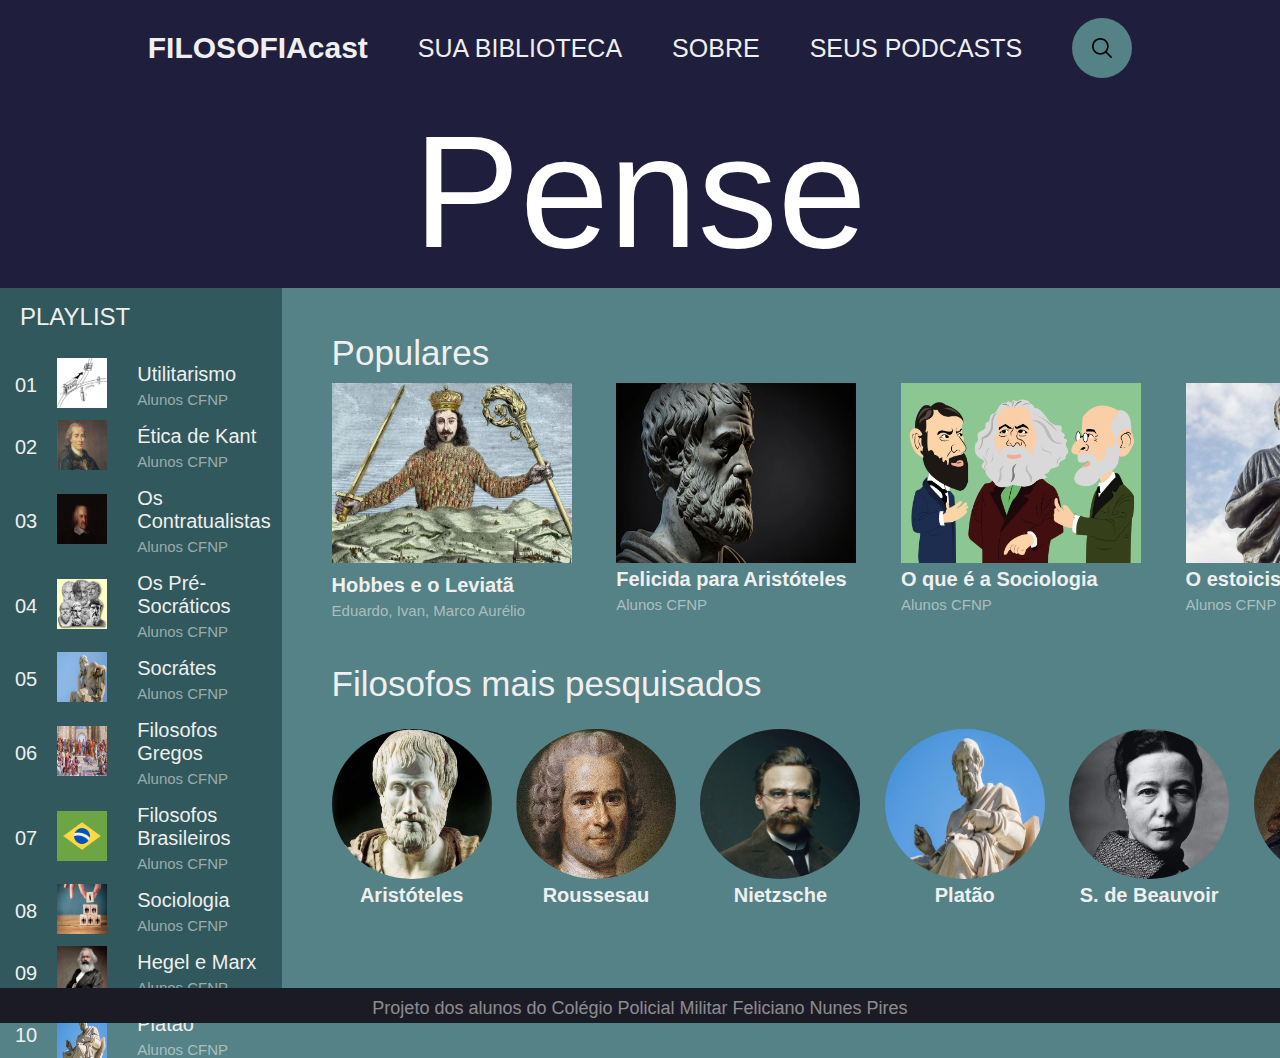
<file: index.html>
<!DOCTYPE html>
<html lang="pt">
<meta charset="UTF-8">
    <head>  
        <title>filosofia</title>
        <link rel="stylesheet" href="filosofia.css"> 
        <link rel="stylesheet" href="a.css"> 
        <link rel="preconnect" href="https://fonts.googleapis.com">
        <link rel="preconnect" href="https://fonts.gstatic.com">
        <link rel="stylesheet" href="https://use.fontawesome.com/releases/v5.15.4/css/all.css" integrity="sha384-DyZ88mC6Up2uqS4h/KRgHuoeGwBcD4Ng9SiP4dIRy0EXTlnuz47vAwmeGwVChigm" crossorigin="anonymous"/>  
    </head>
    <body class="resto">
        <header class="menuprincipal">
            <ul class="opcoes">
                <il><h2 id="titulo">FILOSOFIAcast</h2></il>
                <il><a href="#">SUA BIBLIOTECA</a></il>
                <il><a href="#">SOBRE</a></il>
                <il><a href="#">SEUS PODCASTS</a></il>
                <il><div class="caixadepesquisa">
                        <input type="text" class="botao" placeholder="Buscar..."/>
                        <a href="#" class="pesquisa">
                        <img src="busca.png" id="imagem" alt="Lupa"/>
                        </a>
                  </div></il>
            </ul>
        </header>
            <section class="galery">
                <div class="fotos">
                    <ul class="frames">
                        <il><d class="frase1">Pense</d></il>
                        <il><d class="frase2">Tente</d></il>
                        <il><d class="frase3">Reflita</d></il>
                        <il><d class="frase4">Descubra</d></il>
                    </ul>
                </div>
            </section>
            <main class="paginainicial">
                <div class="Playlists">
                    <h2>PLAYLIST</h2>
                    <div class="a">
                        <p class="numero">01</p>
                        <img class="kant" src="0_eOVbdEcCk3MzTOYn.jpg">
                        <div>
                            <p>Utilitarismo</p>
                            <p class="autor">Alunos CFNP</p>
                        </div>
                    </div>
                    <div class="a">
                        <p class="numero">02</p>
                        <img class="kant" src="Kant-e-a-religião-nos-limites-da-simples-razão-1024x863.jpg">
                        <div>
                            <p>Ética de Kant</p>
                            <p class="autor">Alunos CFNP</p>
                        </div>
                    </div>
                    <div class="a">
                        <p class="numero">03</p>
                        <img class="kant" src="thomashobbes-cke.jpg">
                        <div>
                            <p>Os Contratualistas</p>
                            <p class="autor">Alunos CFNP</p>
                        </div>
                    </div>
                    <div class="a">
                        <p class="numero">04</p>
                        <img class="kant" src="filosofos-pre-socraticos-3.jpg">
                        <div>
                            <p>Os Pré-Socráticos</p>
                            <p class="autor">Alunos CFNP</p>
                        </div>
                    </div>
                    <div class="a">
                        <p class="numero">05</p>
                        <img class="kant" src="8321f8ac7bb662b2707e25b7f0a212bc.JPG">
                        <div>
                            <p>Socrátes</p>
                            <p class="autor">Alunos CFNP</p>
                        </div>
                    </div>
                    <div class="a">
                        <p class="numero">06</p>
                        <img class="kant" src="escola_de_atenas_detalhe.jpg">
                        <div>
                            <p>Filosofos Gregos</p>
                            <p class="autor">Alunos CFNP</p>
                        </div>
                    </div>
                    <div class="a">
                        <p class="numero">07</p>
                        <img class="kant" src="brasil_318-452145.jpg">
                        <div>
                            <p>Filosofos Brasileiros</p>
                            <p class="autor">Alunos CFNP</p>
                        </div>
                    </div>
                    <div class="a">
                        <p class="numero">08</p>
                        <img class="kant" src="sociologia.jpg">
                        <div>
                            <p>Sociologia</p>
                            <p class="autor">Alunos CFNP</p>
                        </div>
                    </div>
                    <div class="a">
                        <p class="numero">09</p>
                        <img class="kant" src="materialismo_historico_definicion_y_resumen_3308_600.jpg">
                        <div>
                            <p>Hegel e Marx</p>
                            <p class="autor">Alunos CFNP</p>
                        </div>
                    </div>
                    <div class="a">
                        <p class="numero">10</p>
                        <img class="kant" src="platao.jpg">
                        <div>
                            <p>Platão</p>
                            <p class="autor">Alunos CFNP</p>
                        </div>
                    </div>
                </div>
                <div class="Episódios">
                    <div class="popular">
                        <h3>Populares</h3>
                        <be><div class="y">
                            <div class="primeiro">
                                <a href="a.html"><img src="leviata.jpg" class="b"></a>
                                <p class="titulo">Hobbes e o Leviatã</p>
                                <p class="autor">Eduardo, Ivan, Marco Aurélio</p>
                            </div>
                            <div class="primeiro">
                                <img src="felicidade-para-aristoteles-2.jpg" class="b">
                                <p class="titulo">Felicida para Aristóteles</p>
                                <p class="autor">Alunos CFNP</p>
                            </div>
                            <div class="primeiro">
                                <img src="classicos-da-sociologia-01-1.jog.png" class="b">
                                <p class="titulo">O que é a Sociologia</p>
                                <p class="autor">Alunos CFNP</p>
                            </div>
                            <div class="primeiro">
                                <img src="seneca.png" class="b">
                                <p class="titulo">O estoicismo</p>
                                <p class="autor">Alunos CFNP</p>
                            </div>
                        </div></be>
                    </div>
                    <div class="legal">
                        <h3>Filosofos mais pesquisados</h3>
                            <div class="y">
                                <div class="primeiro">
                                    <x>
                                    <img src="aristoteles-cke.jpg" class="d">
                                    <p class="titulo">Aristóteles</p>
                                    </x>
                                </div>
                                <div class="primeiro">
                                    <x>
                                    <img src="rousseau2-cke.jpg" class="d">
                                    <p class="titulo">Roussesau</p>
                                    </x>
                                </div>
                                <div class="primeiro">
                                    <x>
                                    <img src="1624403424623.jpg" class="d">
                                    <p class="titulo">Nietzsche</p>
                                    </x>
                                </div>
                                <div class="primeiro">
                                    <x>
                                    <img src="platao.jpg" class="d">
                                    <p class="titulo">Platão</p>
                                    </x>
                                </div>
                                <div class="primeiro">
                                    <x>
                                    <img src="simone-de-beauvoir-biografia-1200x1105.jpg" class="d">
                                    <p class="titulo">S. de Beauvoir</p>
                                    </x>
                                </div>
                                <div class="primeiro">
                                    <x>
                                    <img src="Descartes.jpg" class="d">
                                    <p class="titulo">Decartes</p>
                                    </x>
                                </div>
                            </div>
                    </div>
            </main>
            <main class="fim">
                <p>Projeto dos alunos do Colégio Policial Militar Feliciano Nunes Pires</p>
            </main>
</html>
</file>
<file: filosofia.css>
* {
	margin: 0;
	padding: 0;
	border: 0;
    font-family: 'Raleway', sans-serif;
    justify-content: center;
}

.menuprincipal {
    width: 100%;
    background-color: rgb(32, 30, 61);
    height: 6em;
    display: flex;
}

#titulo {
    color: #efefef;
    font-size: 30px;
}

body{
    background-color: #558286;
    display: flex;
    justify-content: center;
    flex-direction: column;
    align-items: center;
    
}

main{
    display: flex;
    align-items: flex-start;
    justify-content: start;
    flex-direction: row;
    background-color: #31585c;
    width: 72em;
    padding: 5px;
    margin-top: 4em;
}

main.paginainicial{
    border: none;
    background-color: transparent;
    display: flex;
    justify-content: flex-start;
    width: 100%;;
    margin-top: 0;
    flex-direction: row;
    padding: 0;
    height: 700px;
}

div.Playlists{
    width: 22%;
    height: 700px;
    background-color: #31585c;
}

div.Episódios{
    width: 78%;
}

main.paginainicial h2{
    padding: 15px;
    font-weight: lighter;
    color: #efefef;
    margin-left: 5px;
}


div.a{
    display: flex;
    flex-direction: row;
    align-items: center;
    margin-top: 12px;
    justify-content: flex-start;
}

.kant{
    width: 50px;
    height: 50px;
    margin-right: 30px;
}

.numero{
    margin-right: 20px;
    font-size: 20px;
    margin-left: 15px;
}

.autor{
    font-size: 15px;
    color: #efefef8f;
}
.barra{
    width: 400px;
    height: 10px;
    border-radius: 5px;
    display: flex;
    border: 1px solid #eee;
    justify-content: flex-start;
    align-items: center;
}

progress{
    width: 0%;
    float: left;
    height: 10px;
    
}

.ponto{
    width: 30px;
    height: 30px;
    background-color: #eee;
    border-radius: 50%;
    margin-top: 3px;
    margin-left: -10px;

}

.tempo{
    display: flex;
    flex-direction: row;
    justify-content: space-between;
    width: 400px;
    margin-top: 15px;
}

.podcast{
    padding: 10px; 
    width: 500px;
    margin-top: 80px;

    
}

div.popular h3{
    padding: 10px;
}

.popular{
    margin-left: 40px;

}

.legal{
    height: 280px;
    margin-left: 40px;
    margin-top: 15px;
}

img.b{
    width: 240px;
    height: 180px;


}

img.d{
    width: 160px;
    height: 150px;
    border-radius: 50%;
}

.y{
    display: flex;
    flex-direction: row;
    align-items: baseline;
    justify-content: space-between;
    width: 1092px;
    margin-right: 15px;
}

x{
    display:flex;
    flex-direction: column;
    align-items: center;
    justify-content: center;
    align-content: center;
    margin-top: 15px;

}

be div.y{
    display: flex;
    flex-direction: row;
    justify-content: space-between;
    align-items: baseline;
    width: 1104px;
}

div h3{
    padding: 10px;
    margin-top: 35px;
}

p.titulo {
    font-weight: bold;
    font-size: 20px;
    margin-top:5px;
}

div.popular audio{
    position: relative;
    margin: 0;
    height: 30px;
    background-color: transparent;
    margin-top: 5px;
}

.primeiro{
    display: flex;
    flex-direction: column;
    margin-left: 10px;
    
}

main.fim{
    width: 99.3%;
    background-color: rgb(27, 27, 38);
    height: 25px;
    border: none;
    margin-top: 0;
    display: flex;
    justify-content: center;
}

.fim2 {
    width: 99.3%;
    background-color: rgb(27, 27, 38);
    height: 25px;
    border: none;
    margin-top: 55px;
        display: flex;
    justify-content: center;
}

p{    
    color: #efefef;
    font-size: 20px;
    font-family: 'Raleway', sans-serif;
    font-weight: lighter;
    margin-top: 5px;

}

div.descrição h3{
    margin-top:0;
    padding: 0;
}

#topicos{
    font-size: 30px;
    font-weight: lighter;
    margin-top: 2em;
}

.descrição{
    width:60%;
    padding: 30px;
    margin-left: 10px;
}

h3{
    color: #efefef;
    font-size: 35px;
    font-family: 'Raleway', sans-serif;
    font-weight: lighter;

}

b{
    display: flex;
    align-items: end;
    justify-content: start;
}

h4{
    color: #efefef;
    font-size: 25px;
    font-family: 'Raleway', sans-serif;
    font-weight: lighter;
    margin-top: 50px;
}

#leviata{
    width: 500px;
    height: 370px;
    margin-top: 10px;
    position: relative;
    border-radius: 10%;


}

audio{
    position: relative;
    margin-left: 0;
    background-color: transparent;
    width: 500px
}


.play{
    display: flex;
    align-items: center;
    flex-direction: column;
    margin-block-end: x;
    margin-top: 1px;

}

main.fim p{
    font-size: 18px;
    color: #efefef8b;
}

main.fim2 p{
    font-size: 18px;
    color: #efefef8b;
}

.player{
    justify-content: space-between;
    display: flex;
    flex-direction: row;
    width: 5em;
    justify-content: center;

}


.pause{
    margin: 10px;
    
}
.pause, .stop{
    cursor: pointer;
}

.frente{
    margin: 10px;
    cursor: pointer;
    
}

.tras{
    margin: 10px;
    cursor: pointer;
    
}

.stop{
    margin: 10px;
    display: none;
    
}

il{
    color: white;
    font-size: 20px;
    padding: 25px;
}

ul{
    display: flex;
    justify-content: center;
    align-items: center;
}

#imagem{
    width: 20px;
    height: 20px;
}

.caixadepesquisa{
    border-radius: 40px;
    background: #558286;
    height: 40px;
    padding: 10px;
    display: flex;
    justify-content: space-between;
    align-items: center;

}

.botao {
    border: none;
    background: none;
    outline: none;
    padding: 0;
    color: #f0f5fb;
    font-size: 14px;
    line-height: 40px;
    width: 0;
}

.pesquisa {
    height: 40px;
    width: 40px;
    border-radius: 50%;
    display: flex;
    background: #558286;
    justify-content: center;
    align-items: center;
}

.pesquisa:hover + .botao {
    width: 200px;
}

a {
    text-decoration: none;
    font-style: none;
    font-family: 'Raleway', sans-serif;
    color: #efefef;
    font-size: 25px;
}

.galery {
    width: 100%;
    height: 12em;
    overflow: hidden;
    
}

.galery .fotos {
    width: 500%;
    animation-name: animação;
    animation-duration: 20s;
    animation-iteration-count: infinite;
}

.galery .fotos ul{
    width: 19,9%;
}

.frames{
    background-color: rgb(32, 30, 61);
    height: 12em;
    margin-top: 0;
    padding: 0;
    display: flex;
    justify-content: flex-start;
    width: 100%;

}

ul.frames il{
    padding: 0;
    width: 20%;
    display: flex;
    justify-content: center;

}

.frase1{
    font-size: 8em;
}

.frase2{
    font-size: 8em;
}

.frase3{
    font-size: 8em;
}

.frase4{
    font-size: 8em;
}
</file>
<file: a.css>
@keyframes animação {
    0% {margin-left: 0;}
    20% {margin-left: 0;}
    25%{margin-left: -100%;}
    45%{margin-left: -100%;}
    50%{margin-left: -200%;}
    70%{margin-left: -200%;}
    75%{margin-left: -300%;}
    95%{margin-left: -300%;}
    100%{margin-right: -400%;}
}
</file>
